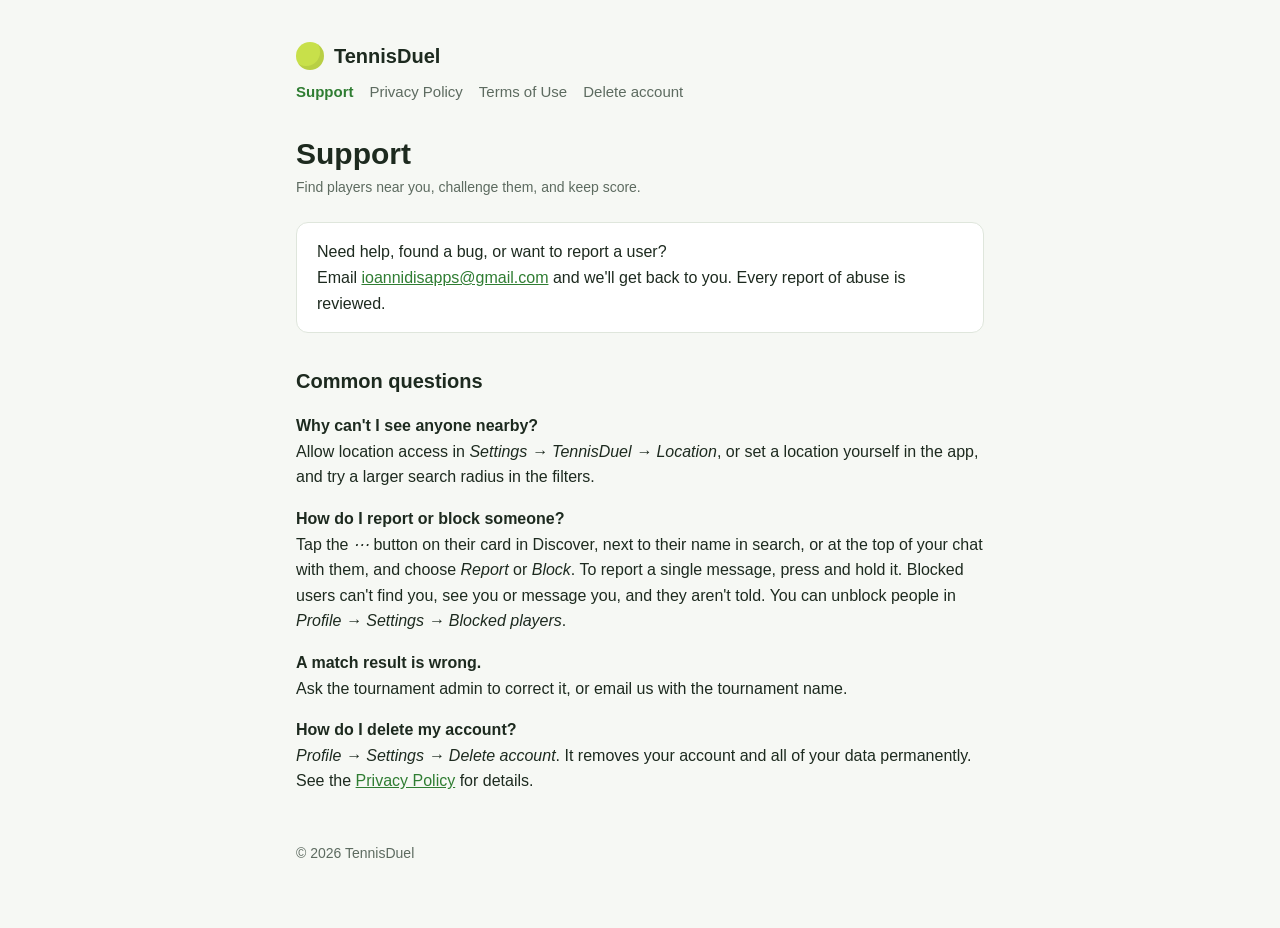
<file: index.html>
<!DOCTYPE html>
<html lang="en">
<head>
<meta charset="utf-8">
<meta name="viewport" content="width=device-width, initial-scale=1">
<title>TennisDuel Support</title>
<link rel="stylesheet" href="style.css">
</head>
<body>
<main>
<header><span class="ball"></span><a href="./">TennisDuel</a></header>
<nav>
  <a href="./" aria-current="page">Support</a>
  <a href="privacy">Privacy Policy</a>
  <a href="terms">Terms of Use</a>
  <a href="delete-account">Delete account</a>
</nav>

<h1>Support</h1>
<p class="updated">Find players near you, challenge them, and keep score.</p>

<div class="card">
<p style="margin:0">Need help, found a bug, or want to report a user?<br>
Email <a href="mailto:ioannidisapps@gmail.com">ioannidisapps@gmail.com</a>
and we'll get back to you. Every report of abuse is reviewed.</p>
</div>

<h2>Common questions</h2>

<p><strong>Why can't I see anyone nearby?</strong><br>
Allow location access in <em>Settings → TennisDuel → Location</em>, or set a
location yourself in the app, and try a larger search radius in the filters.</p>

<p><strong>How do I report or block someone?</strong><br>
Tap the <em>⋯</em> button on their card in Discover, next to their name in
search, or at the top of your chat with them, and choose <em>Report</em> or
<em>Block</em>. To report a single message, press and hold it. Blocked users
can't find you, see you or message you, and they aren't told. You can unblock
people in <em>Profile → Settings → Blocked players</em>.</p>

<p><strong>A match result is wrong.</strong><br>
Ask the tournament admin to correct it, or email us with the tournament name.</p>

<p><strong>How do I delete my account?</strong><br>
<em>Profile → Settings → Delete account</em>. It removes your account and all of
your data permanently. See the <a href="privacy">Privacy Policy</a> for details.</p>

<footer>© 2026 TennisDuel</footer>
</main>
</body>
</html>
</file>
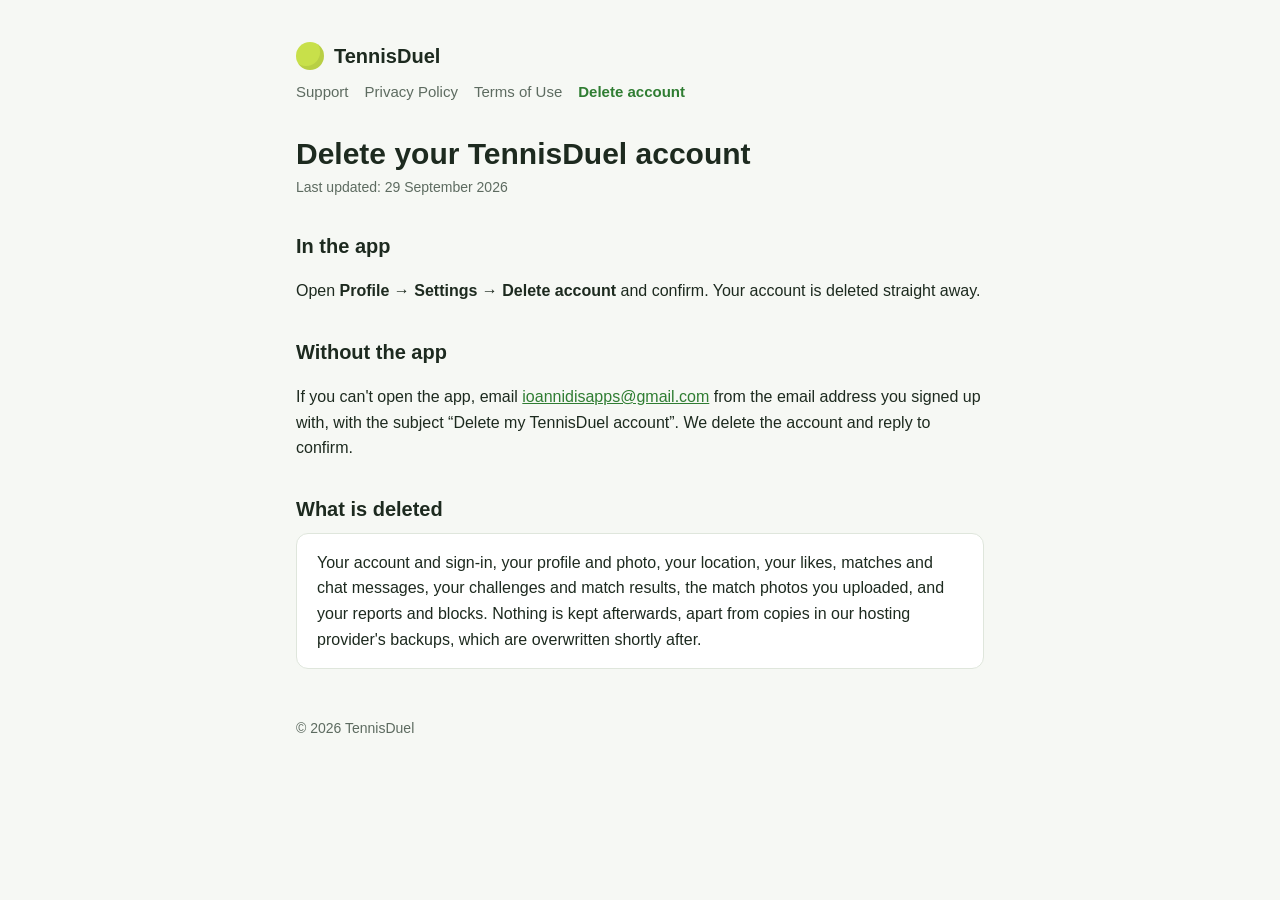
<file: delete-account.html>
<!DOCTYPE html>
<html lang="en">
<head>
<meta charset="utf-8">
<meta name="viewport" content="width=device-width, initial-scale=1">
<title>Delete Your Account · TennisDuel</title>
<link rel="stylesheet" href="style.css">
</head>
<body>
<main>
<header><span class="ball"></span><a href="./">TennisDuel</a></header>
<nav>
  <a href="./">Support</a>
  <a href="privacy">Privacy Policy</a>
  <a href="terms">Terms of Use</a>
  <a href="delete-account" aria-current="page">Delete account</a>
</nav>

<h1>Delete your TennisDuel account</h1>
<p class="updated">Last updated: 29 September 2026</p>

<h2>In the app</h2>
<p>Open <strong>Profile → Settings → Delete account</strong> and confirm. Your
account is deleted straight away.</p>

<h2>Without the app</h2>
<p>If you can't open the app, email
<a href="mailto:ioannidisapps@gmail.com?subject=Delete%20my%20TennisDuel%20account">ioannidisapps@gmail.com</a>
from the email address you signed up with, with the subject
“Delete my TennisDuel account”. We delete the account and reply to confirm.</p>

<h2>What is deleted</h2>
<div class="card">
<p style="margin:0">Your account and sign-in, your profile and photo, your
location, your likes, matches and chat messages, your challenges and match
results, the match photos you uploaded, and your reports and blocks. Nothing is
kept afterwards, apart from copies in our hosting provider's backups, which are
overwritten shortly after.</p>
</div>

<footer>© 2026 TennisDuel</footer>
</main>
</body>
</html>
</file>
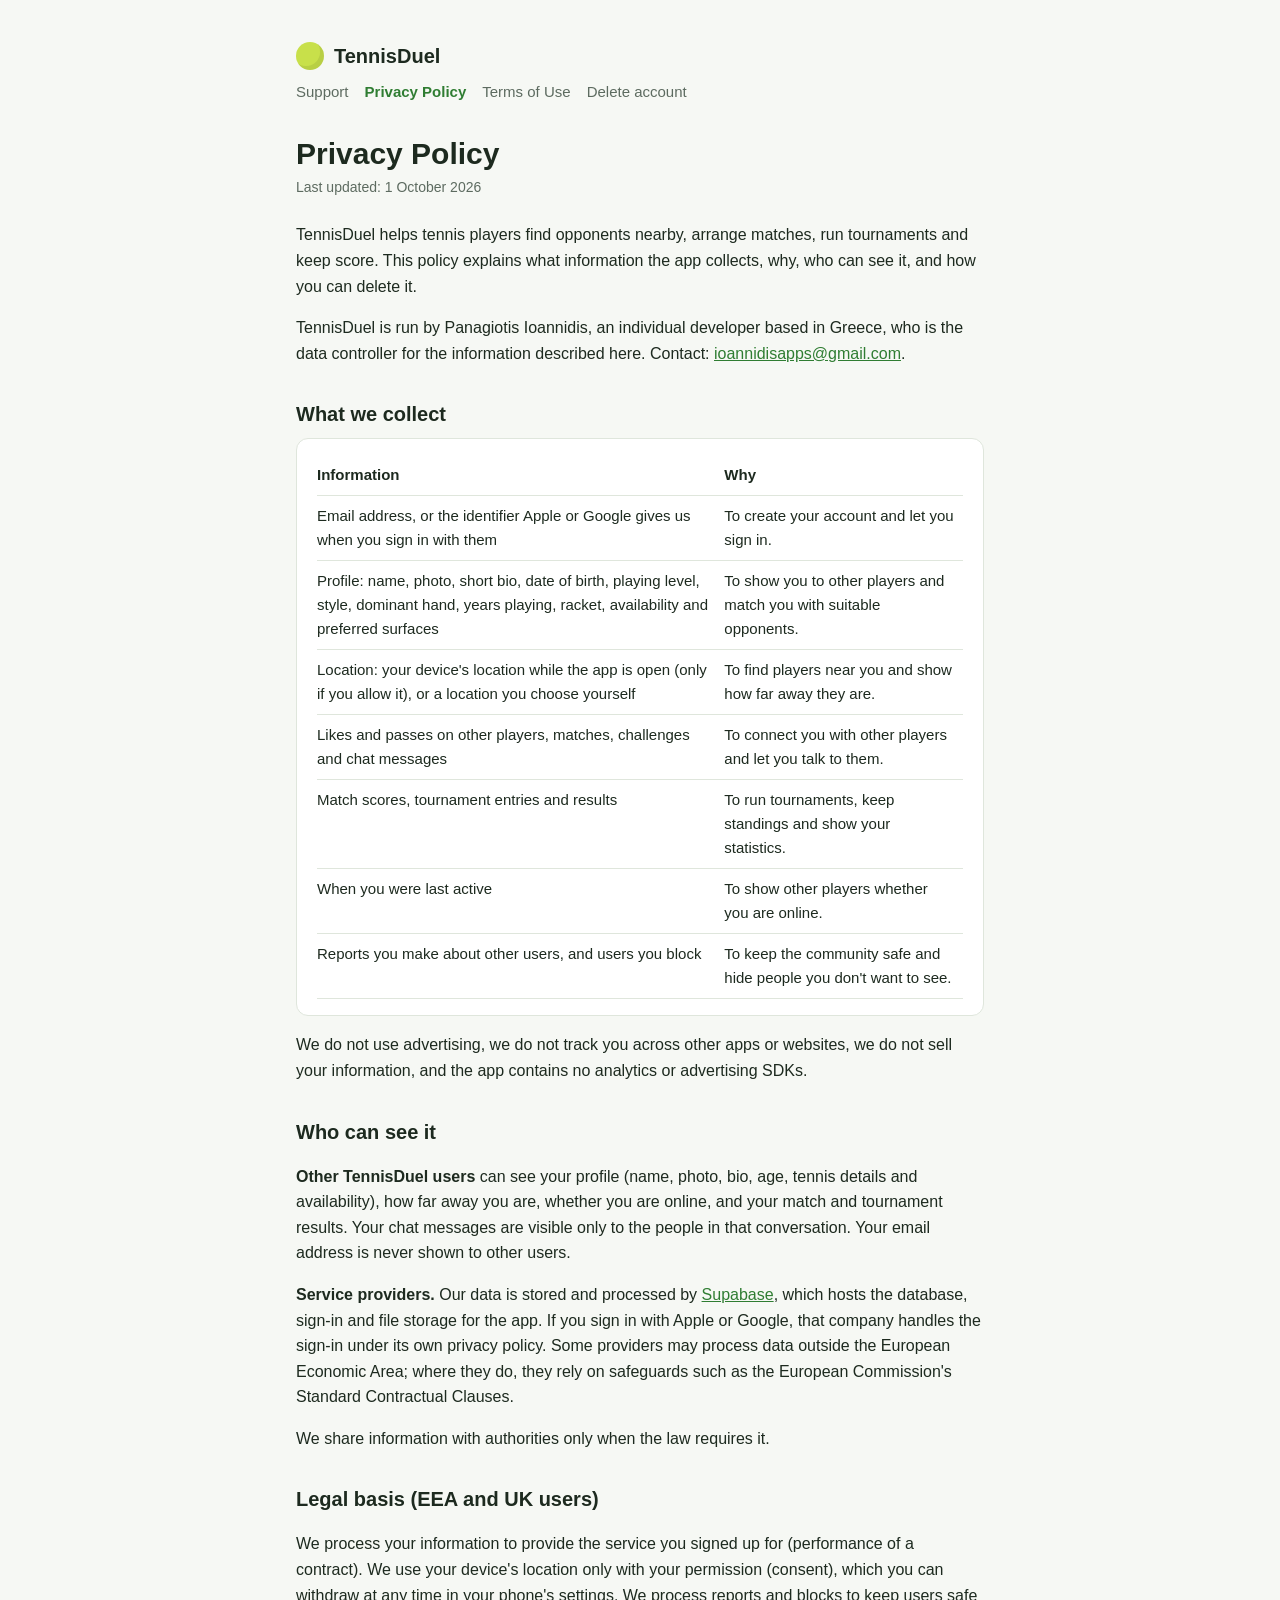
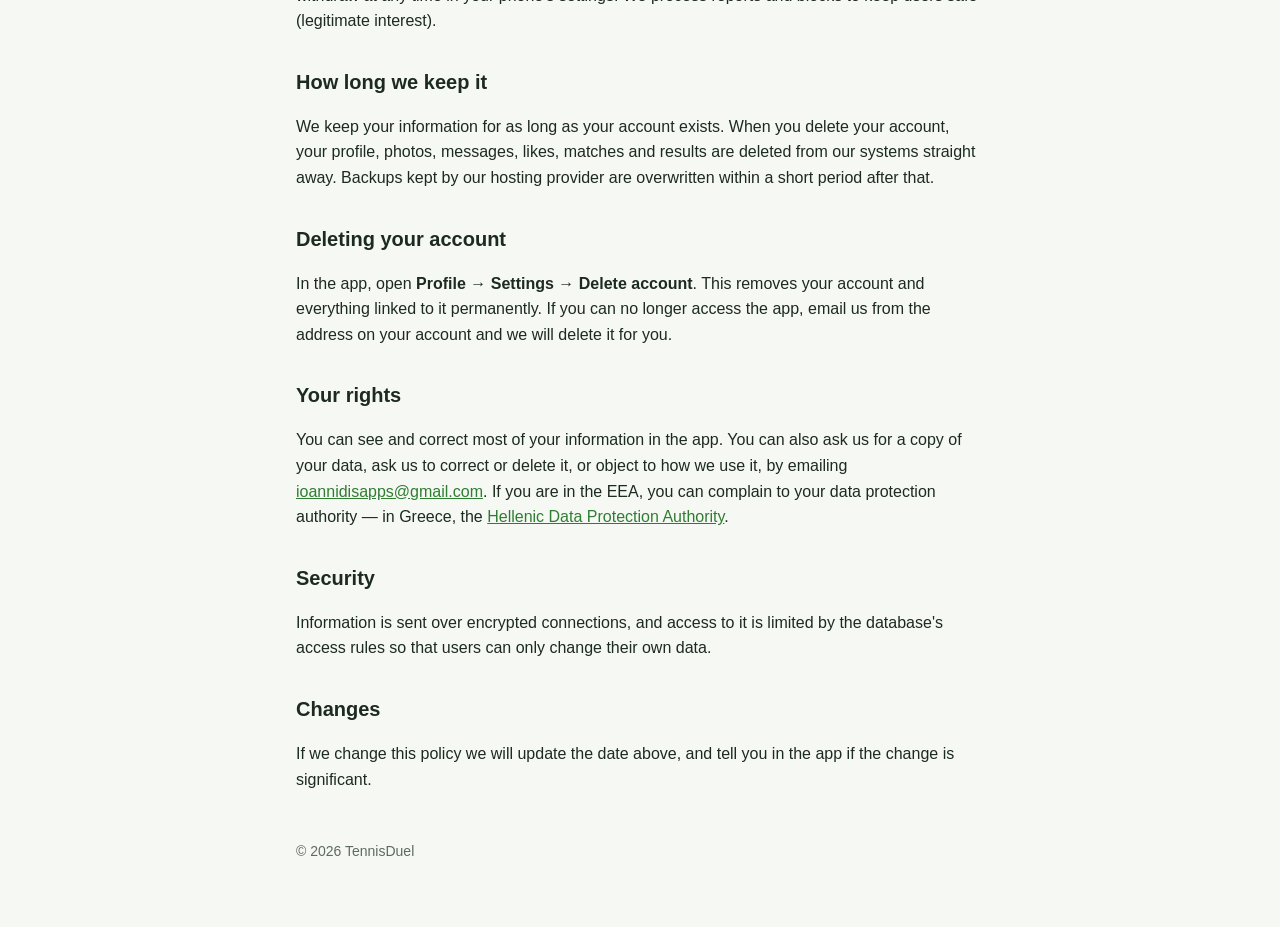
<file: privacy.html>
<!DOCTYPE html>
<html lang="en">
<head>
<meta charset="utf-8">
<meta name="viewport" content="width=device-width, initial-scale=1">
<title>Privacy Policy · TennisDuel</title>
<link rel="stylesheet" href="style.css">
</head>
<body>
<main>
<header><span class="ball"></span><a href="./">TennisDuel</a></header>
<nav>
  <a href="./">Support</a>
  <a href="privacy" aria-current="page">Privacy Policy</a>
  <a href="terms">Terms of Use</a>
  <a href="delete-account">Delete account</a>
</nav>

<h1>Privacy Policy</h1>
<p class="updated">Last updated: 1 October 2026</p>

<p>TennisDuel helps tennis players find opponents nearby, arrange matches, run
tournaments and keep score. This policy explains what information the app
collects, why, who can see it, and how you can delete it.</p>

<p>TennisDuel is run by Panagiotis Ioannidis, an individual developer based in
Greece, who is the data controller for the information described here. Contact:
<a href="mailto:ioannidisapps@gmail.com">ioannidisapps@gmail.com</a>.</p>

<h2>What we collect</h2>
<div class="card">
<table>
  <tr><th>Information</th><th>Why</th></tr>
  <tr><td>Email address, or the identifier Apple or Google gives us when you sign in with them</td>
      <td>To create your account and let you sign in.</td></tr>
  <tr><td>Profile: name, photo, short bio, date of birth, playing level, style, dominant hand,
          years playing, racket, availability and preferred surfaces</td>
      <td>To show you to other players and match you with suitable opponents.</td></tr>
  <tr><td>Location: your device's location while the app is open (only if you allow it),
          or a location you choose yourself</td>
      <td>To find players near you and show how far away they are.</td></tr>
  <tr><td>Likes and passes on other players, matches, challenges and chat messages</td>
      <td>To connect you with other players and let you talk to them.</td></tr>
  <tr><td>Match scores, tournament entries and results</td>
      <td>To run tournaments, keep standings and show your statistics.</td></tr>
  <tr><td>When you were last active</td>
      <td>To show other players whether you are online.</td></tr>
  <tr><td>Reports you make about other users, and users you block</td>
      <td>To keep the community safe and hide people you don't want to see.</td></tr>
</table>
</div>
<p>We do not use advertising, we do not track you across other apps or websites,
we do not sell your information, and the app contains no analytics or
advertising SDKs.</p>

<h2>Who can see it</h2>
<p><strong>Other TennisDuel users</strong> can see your profile (name, photo, bio,
age, tennis details and availability), how far away you are, whether you are
online, and your match and tournament results. Your chat messages are visible
only to the people in that conversation. Your email address is never shown to
other users.</p>
<p><strong>Service providers.</strong> Our data is stored and processed by
<a href="https://supabase.com/privacy">Supabase</a>, which hosts the database,
sign-in and file storage for the app. If you sign in with Apple or Google, that
company handles the sign-in under its own privacy policy. Some providers may
process data outside the European Economic Area; where they do, they rely on
safeguards such as the European Commission's Standard Contractual Clauses.</p>
<p>We share information with authorities only when the law requires it.</p>

<h2>Legal basis (EEA and UK users)</h2>
<p>We process your information to provide the service you signed up for
(performance of a contract). We use your device's location only with your
permission (consent), which you can withdraw at any time in your phone's
settings. We process reports and blocks to keep users safe (legitimate
interest).</p>

<h2>How long we keep it</h2>
<p>We keep your information for as long as your account exists. When you delete
your account, your profile, photos, messages, likes, matches and results are
deleted from our systems straight away. Backups kept by our hosting provider
are overwritten within a short period after that.</p>

<h2>Deleting your account</h2>
<p>In the app, open <strong>Profile → Settings → Delete account</strong>. This
removes your account and everything linked to it permanently. If you can no
longer access the app, email us from the address on your account and we will
delete it for you.</p>

<h2>Your rights</h2>
<p>You can see and correct most of your information in the app. You can also ask
us for a copy of your data, ask us to correct or delete it, or object to how we
use it, by emailing
<a href="mailto:ioannidisapps@gmail.com">ioannidisapps@gmail.com</a>.
If you are in the EEA, you can complain to your data protection authority — in
Greece, the <a href="https://www.dpa.gr">Hellenic Data Protection Authority</a>.</p>

<h2>Security</h2>
<p>Information is sent over encrypted connections, and access to it is limited by
the database's access rules so that users can only change their own data.</p>

<h2>Changes</h2>
<p>If we change this policy we will update the date above, and tell you in the
app if the change is significant.</p>

<footer>© 2026 TennisDuel</footer>
</main>
</body>
</html>
</file>
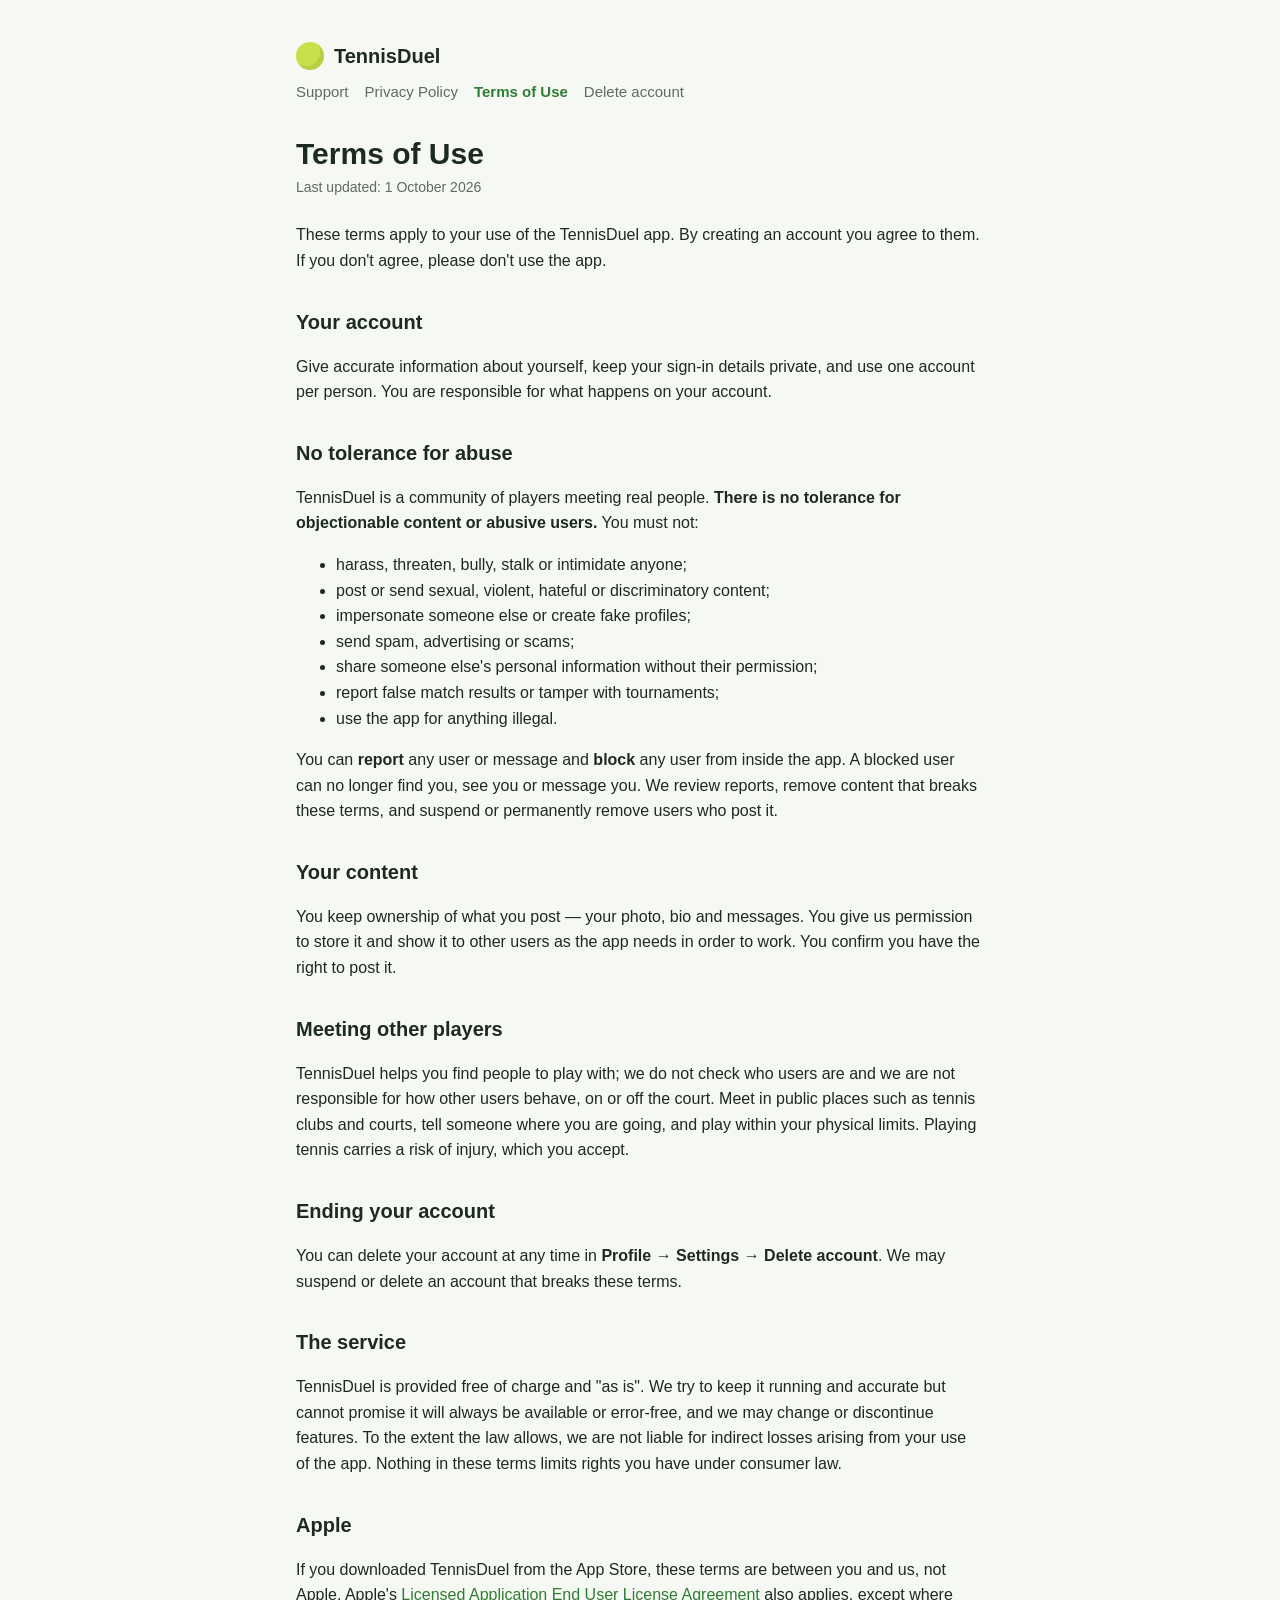
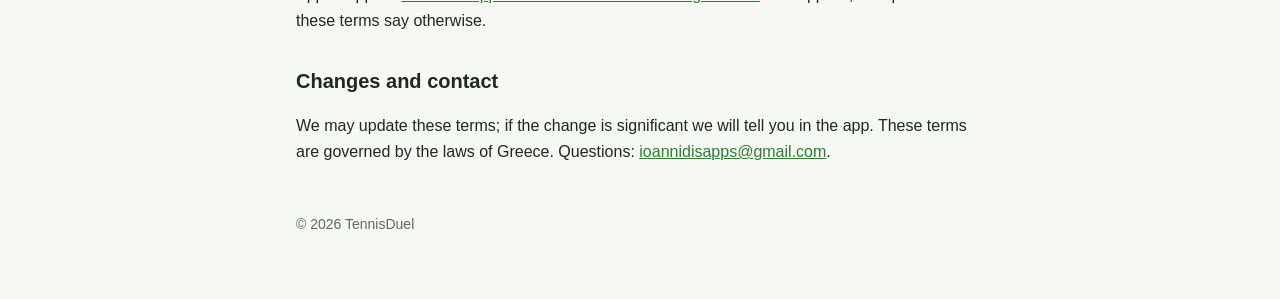
<file: terms.html>
<!DOCTYPE html>
<html lang="en">
<head>
<meta charset="utf-8">
<meta name="viewport" content="width=device-width, initial-scale=1">
<title>Terms of Use · TennisDuel</title>
<link rel="stylesheet" href="style.css">
</head>
<body>
<main>
<header><span class="ball"></span><a href="./">TennisDuel</a></header>
<nav>
  <a href="./">Support</a>
  <a href="privacy">Privacy Policy</a>
  <a href="terms" aria-current="page">Terms of Use</a>
  <a href="delete-account">Delete account</a>
</nav>

<h1>Terms of Use</h1>
<p class="updated">Last updated: 1 October 2026</p>

<p>These terms apply to your use of the TennisDuel app. By creating an account
you agree to them. If you don't agree, please don't use the app.</p>

<h2>Your account</h2>
<p>Give accurate information about yourself, keep your sign-in details private, and use one
account per person. You are responsible for what happens on your account.</p>

<h2>No tolerance for abuse</h2>
<p>TennisDuel is a community of players meeting real people. <strong>There is no
tolerance for objectionable content or abusive users.</strong> You must not:</p>
<ul>
  <li>harass, threaten, bully, stalk or intimidate anyone;</li>
  <li>post or send sexual, violent, hateful or discriminatory content;</li>
  <li>impersonate someone else or create fake profiles;</li>
  <li>send spam, advertising or scams;</li>
  <li>share someone else's personal information without their permission;</li>
  <li>report false match results or tamper with tournaments;</li>
  <li>use the app for anything illegal.</li>
</ul>
<p>You can <strong>report</strong> any user or message and <strong>block</strong>
any user from inside the app. A blocked user can no longer find you, see you or
message you. We review reports, remove content
that breaks these terms, and suspend or permanently remove users who post it.</p>

<h2>Your content</h2>
<p>You keep ownership of what you post — your photo, bio and messages. You give us permission to store it and show it to other users as the
app needs in order to work. You confirm you have the right to post it.</p>

<h2>Meeting other players</h2>
<p>TennisDuel helps you find people to play with; we do not check who users are
and we are not responsible for how other users behave, on or off the court. Meet
in public places such as tennis clubs and courts, tell someone where you are
going, and play within your physical limits. Playing tennis carries a risk of
injury, which you accept.</p>

<h2>Ending your account</h2>
<p>You can delete your account at any time in <strong>Profile → Settings →
Delete account</strong>. We may suspend or delete an account that breaks these
terms.</p>

<h2>The service</h2>
<p>TennisDuel is provided free of charge and "as is". We try to keep it running
and accurate but cannot promise it will always be available or error-free, and
we may change or discontinue features. To the extent the law allows, we are not
liable for indirect losses arising from your use of the app. Nothing in these
terms limits rights you have under consumer law.</p>

<h2>Apple</h2>
<p>If you downloaded TennisDuel from the App Store, these terms are between you
and us, not Apple. Apple's
<a href="https://www.apple.com/legal/internet-services/itunes/dev/stdeula/">Licensed
Application End User License Agreement</a> also applies, except where these terms
say otherwise.</p>

<h2>Changes and contact</h2>
<p>We may update these terms; if the change is significant we will tell you in
the app. These terms are governed by the laws of Greece. Questions:
<a href="mailto:ioannidisapps@gmail.com">ioannidisapps@gmail.com</a>.</p>

<footer>© 2026 TennisDuel</footer>
</main>
</body>
</html>
</file>
<file: style.css>
:root {
  --bg: #f6f8f4; --surface: #ffffff; --text: #1d2a1f; --muted: #5d6b60;
  --accent: #2f7d32; --rule: #dfe6dc;
}
@media (prefers-color-scheme: dark) {
  :root {
    --bg: #111612; --surface: #1a211b; --text: #e8efe7; --muted: #9aa89b;
    --accent: #7cc47f; --rule: #2a332b;
  }
}
* { box-sizing: border-box; }
body {
  margin: 0; background: var(--bg); color: var(--text);
  font: 16px/1.6 -apple-system, BlinkMacSystemFont, "Segoe UI", Roboto, sans-serif;
}
main { max-width: 720px; margin: 0 auto; padding: 40px 16px 64px; }
header { display: flex; align-items: center; gap: 10px; margin-bottom: 8px; }
header .ball { width: 28px; height: 28px; border-radius: 50%; background: #c8e04a;
  box-shadow: inset -4px -4px 0 rgba(0,0,0,.08); }
header a { color: var(--text); text-decoration: none; font-weight: 700; font-size: 20px; }
nav { display: flex; gap: 16px; flex-wrap: wrap; margin-bottom: 32px; font-size: 15px; }
nav a { color: var(--muted); text-decoration: none; }
nav a[aria-current] { color: var(--accent); font-weight: 600; }
h1 { font-size: 30px; line-height: 1.2; margin: 0 0 4px; }
h2 { font-size: 20px; margin: 32px 0 8px; }
.updated { color: var(--muted); margin: 0 0 24px; font-size: 14px; }
a { color: var(--accent); }
.card { background: var(--surface); border: 1px solid var(--rule); border-radius: 12px; padding: 16px 20px; }
table { width: 100%; border-collapse: collapse; font-size: 15px; }
th, td { text-align: left; vertical-align: top; padding: 8px 8px 8px 0; border-bottom: 1px solid var(--rule); }
th { font-weight: 600; }
footer { margin-top: 48px; color: var(--muted); font-size: 14px; }
</file>
